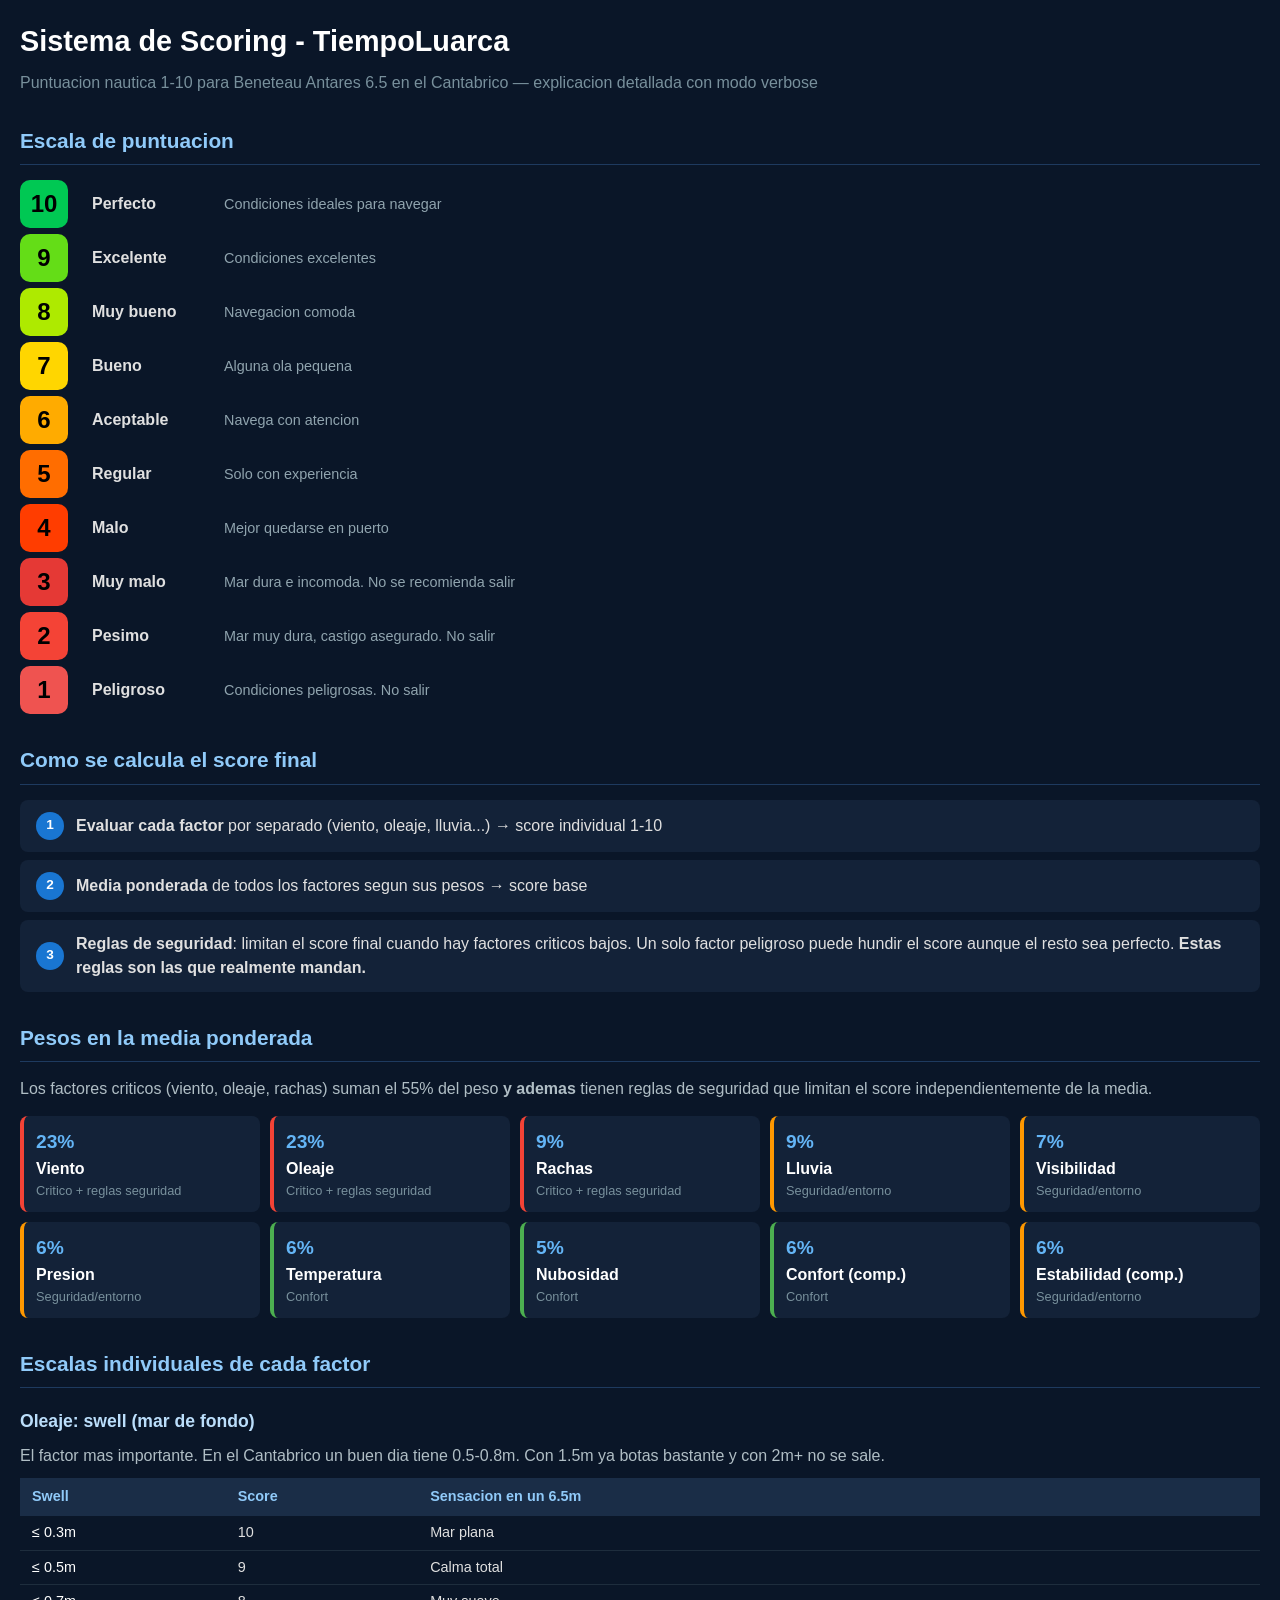
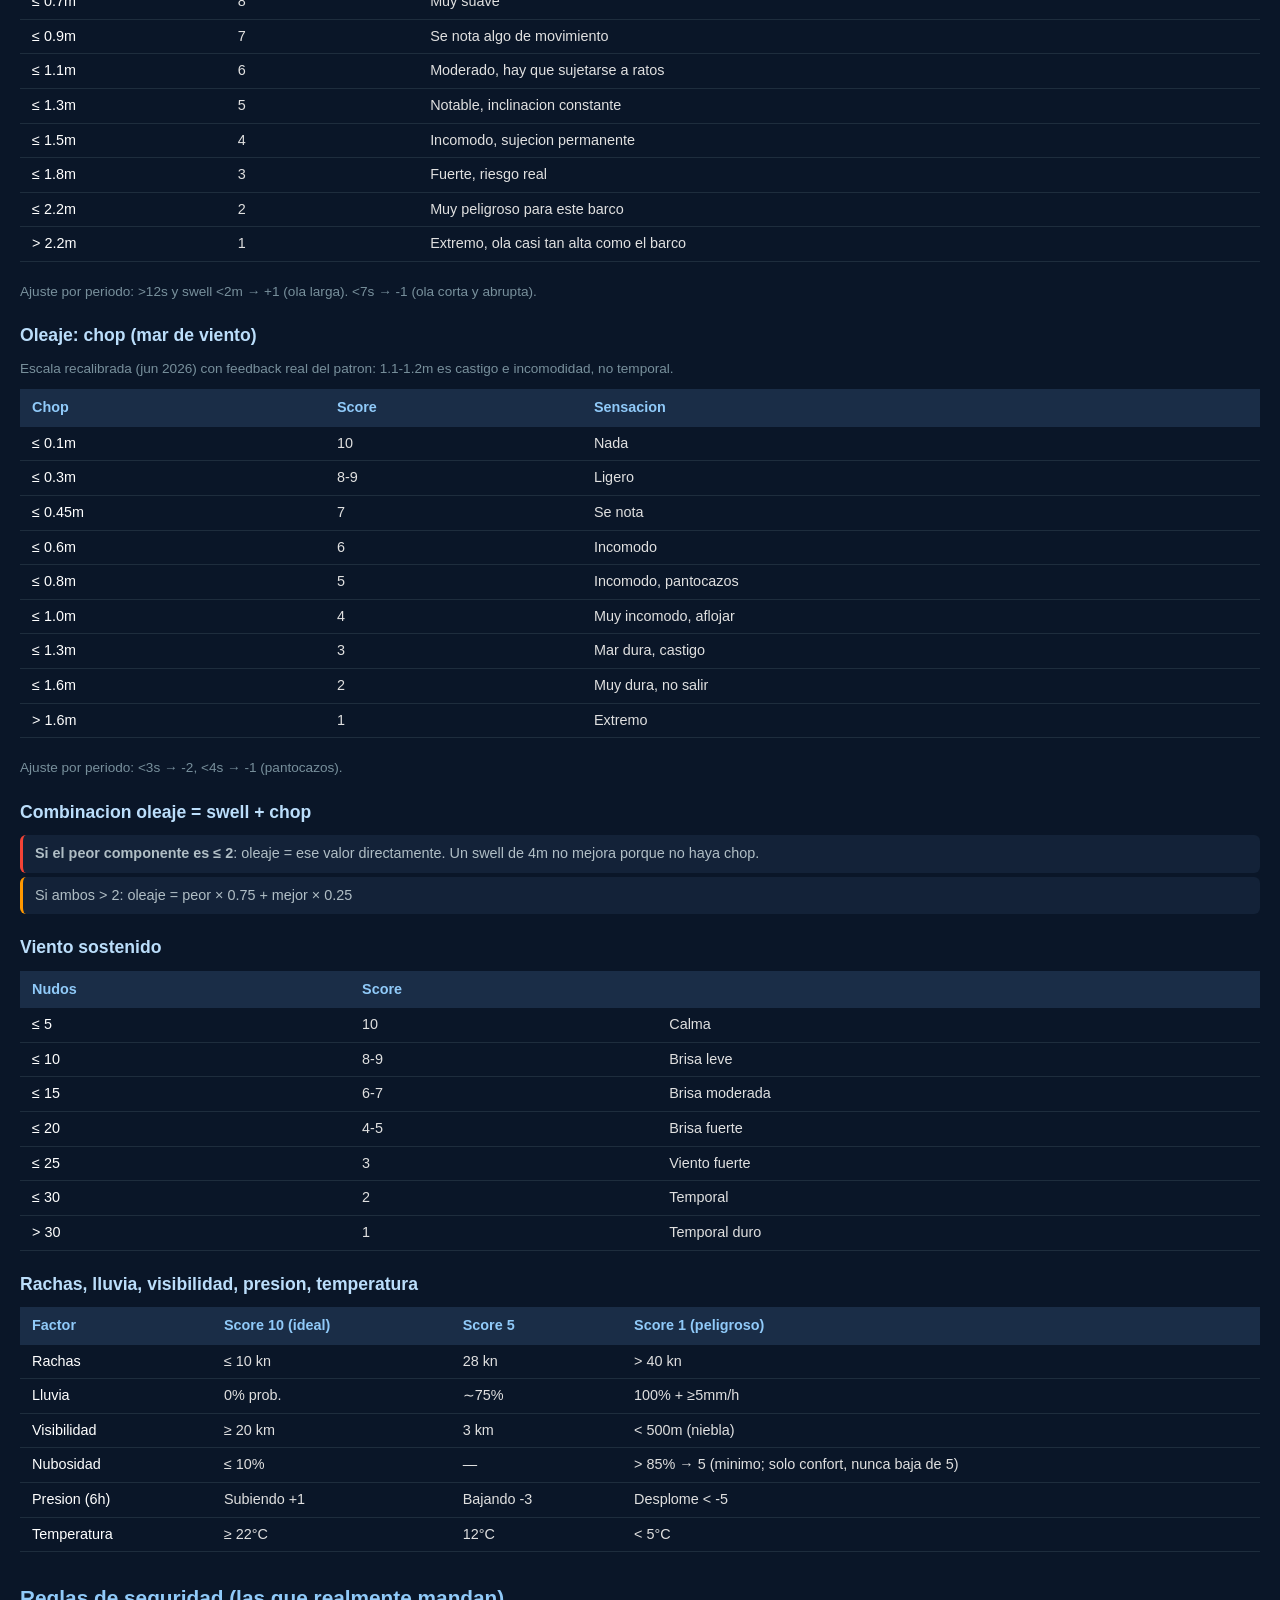
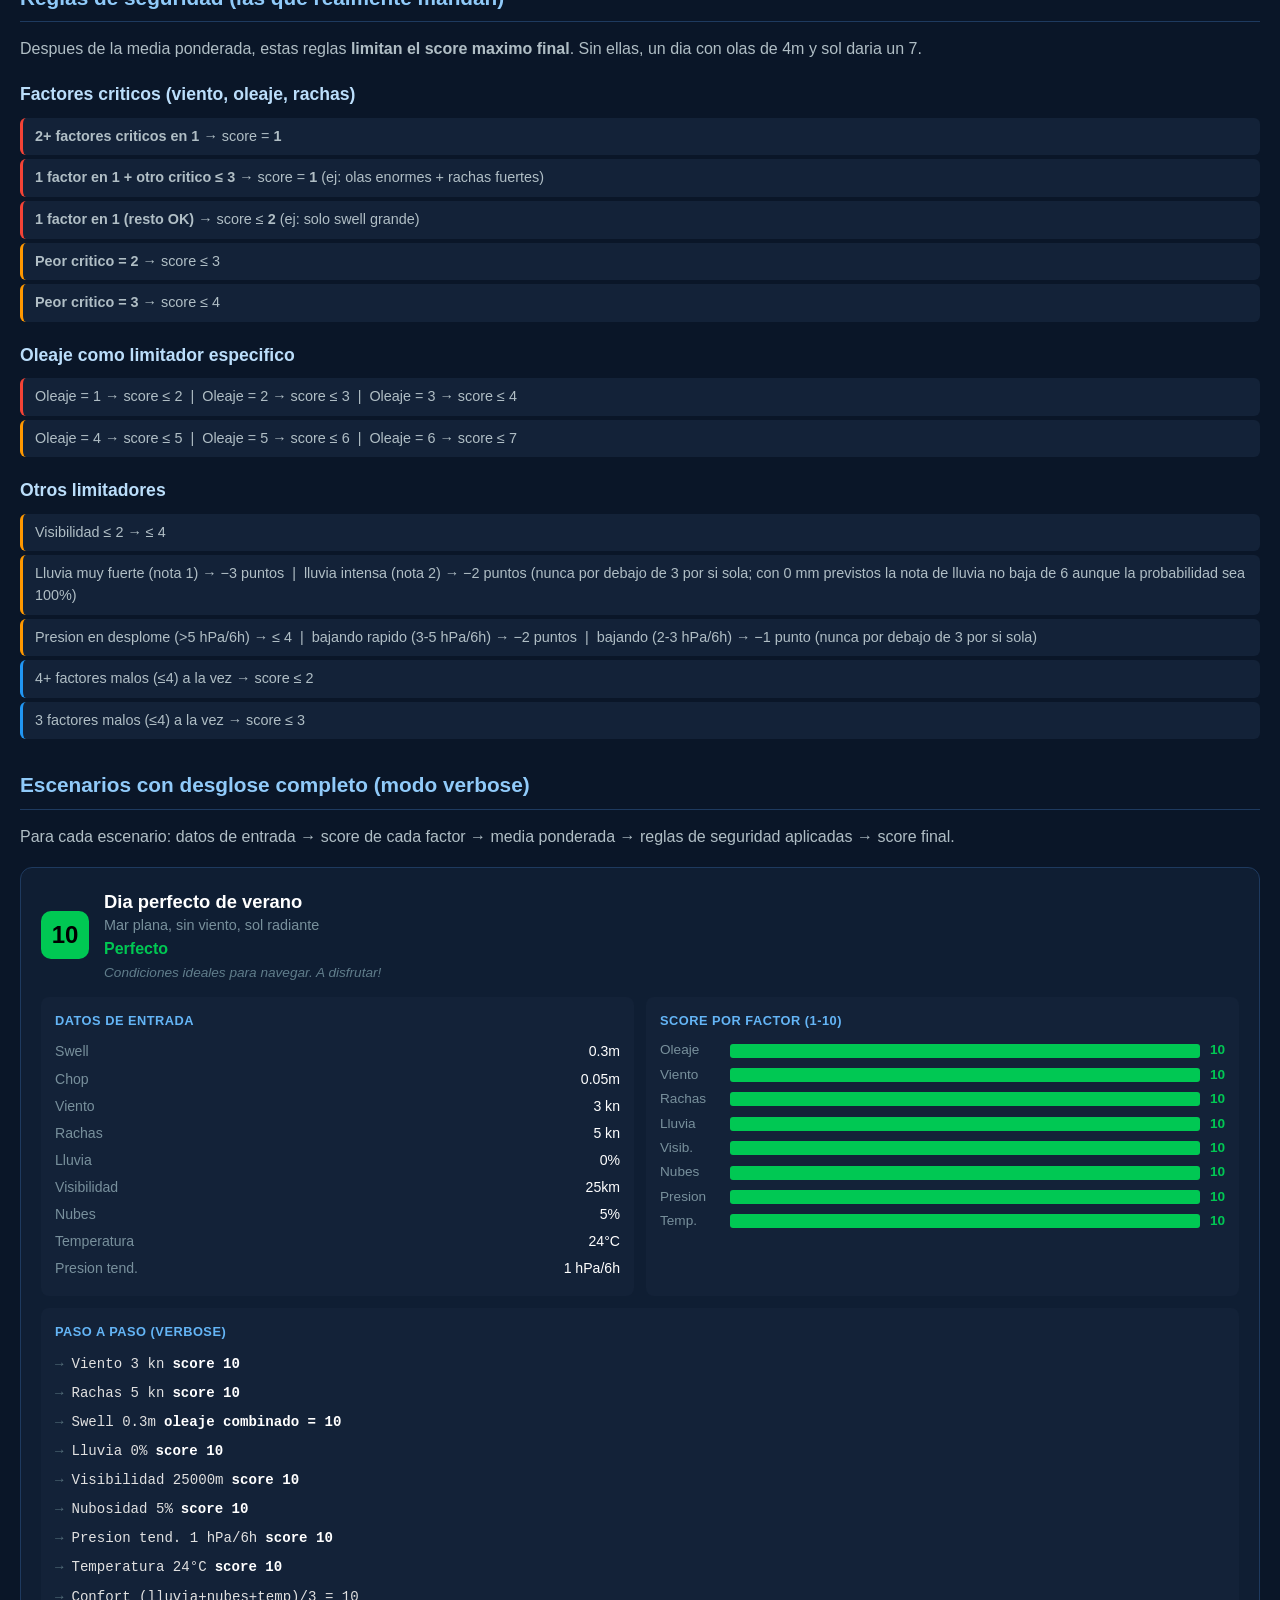
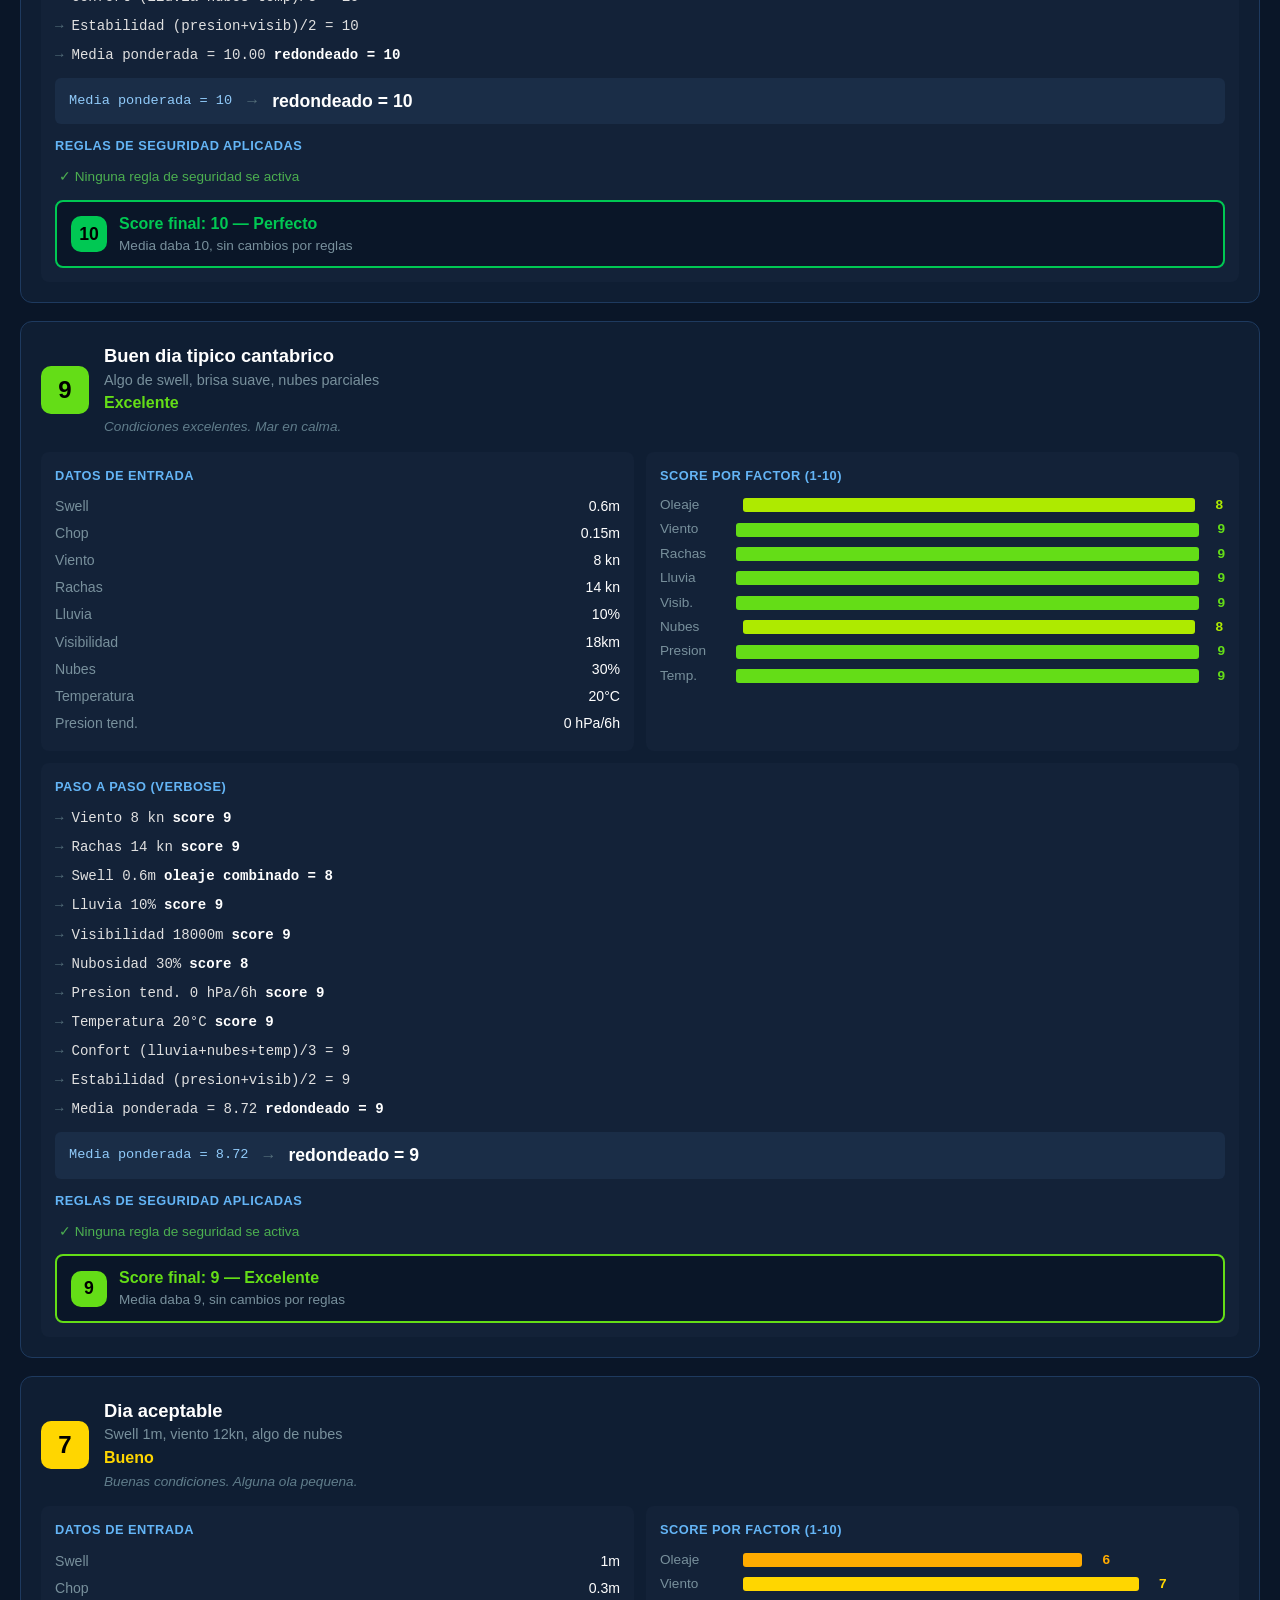
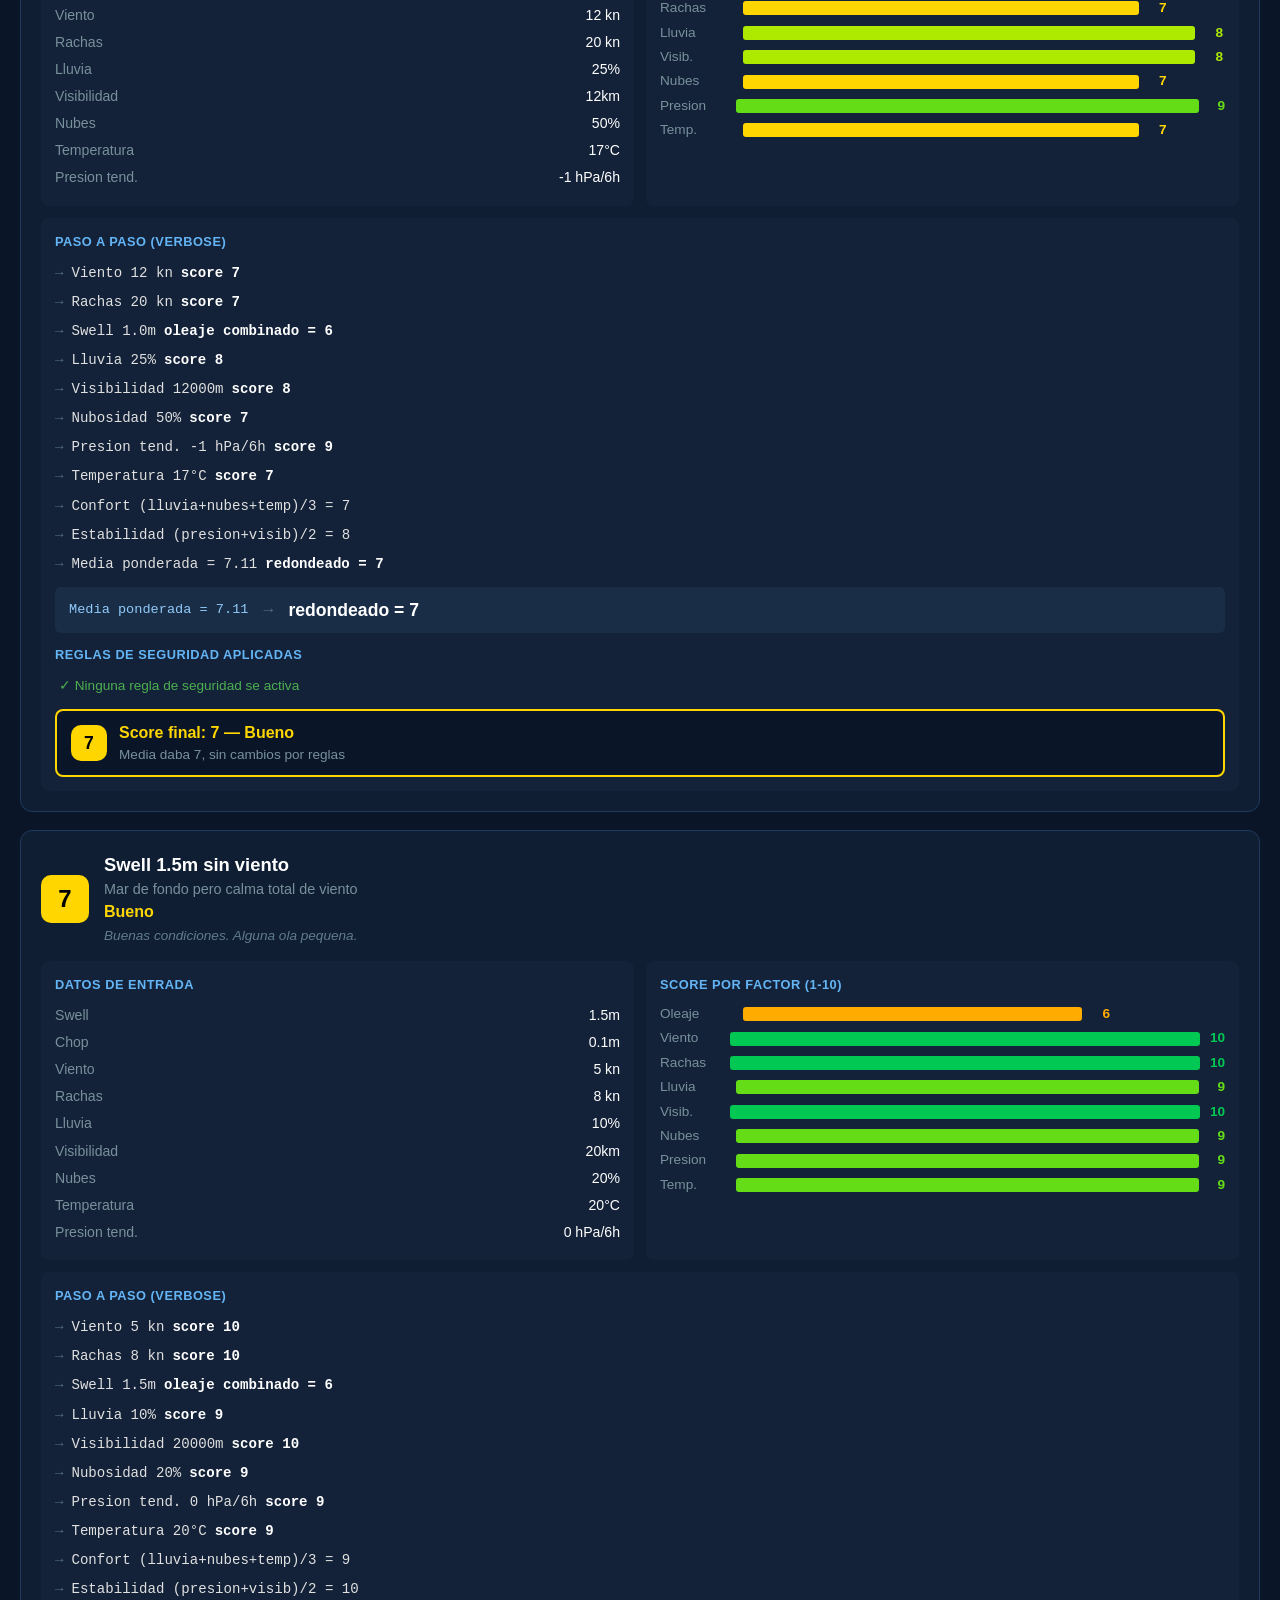
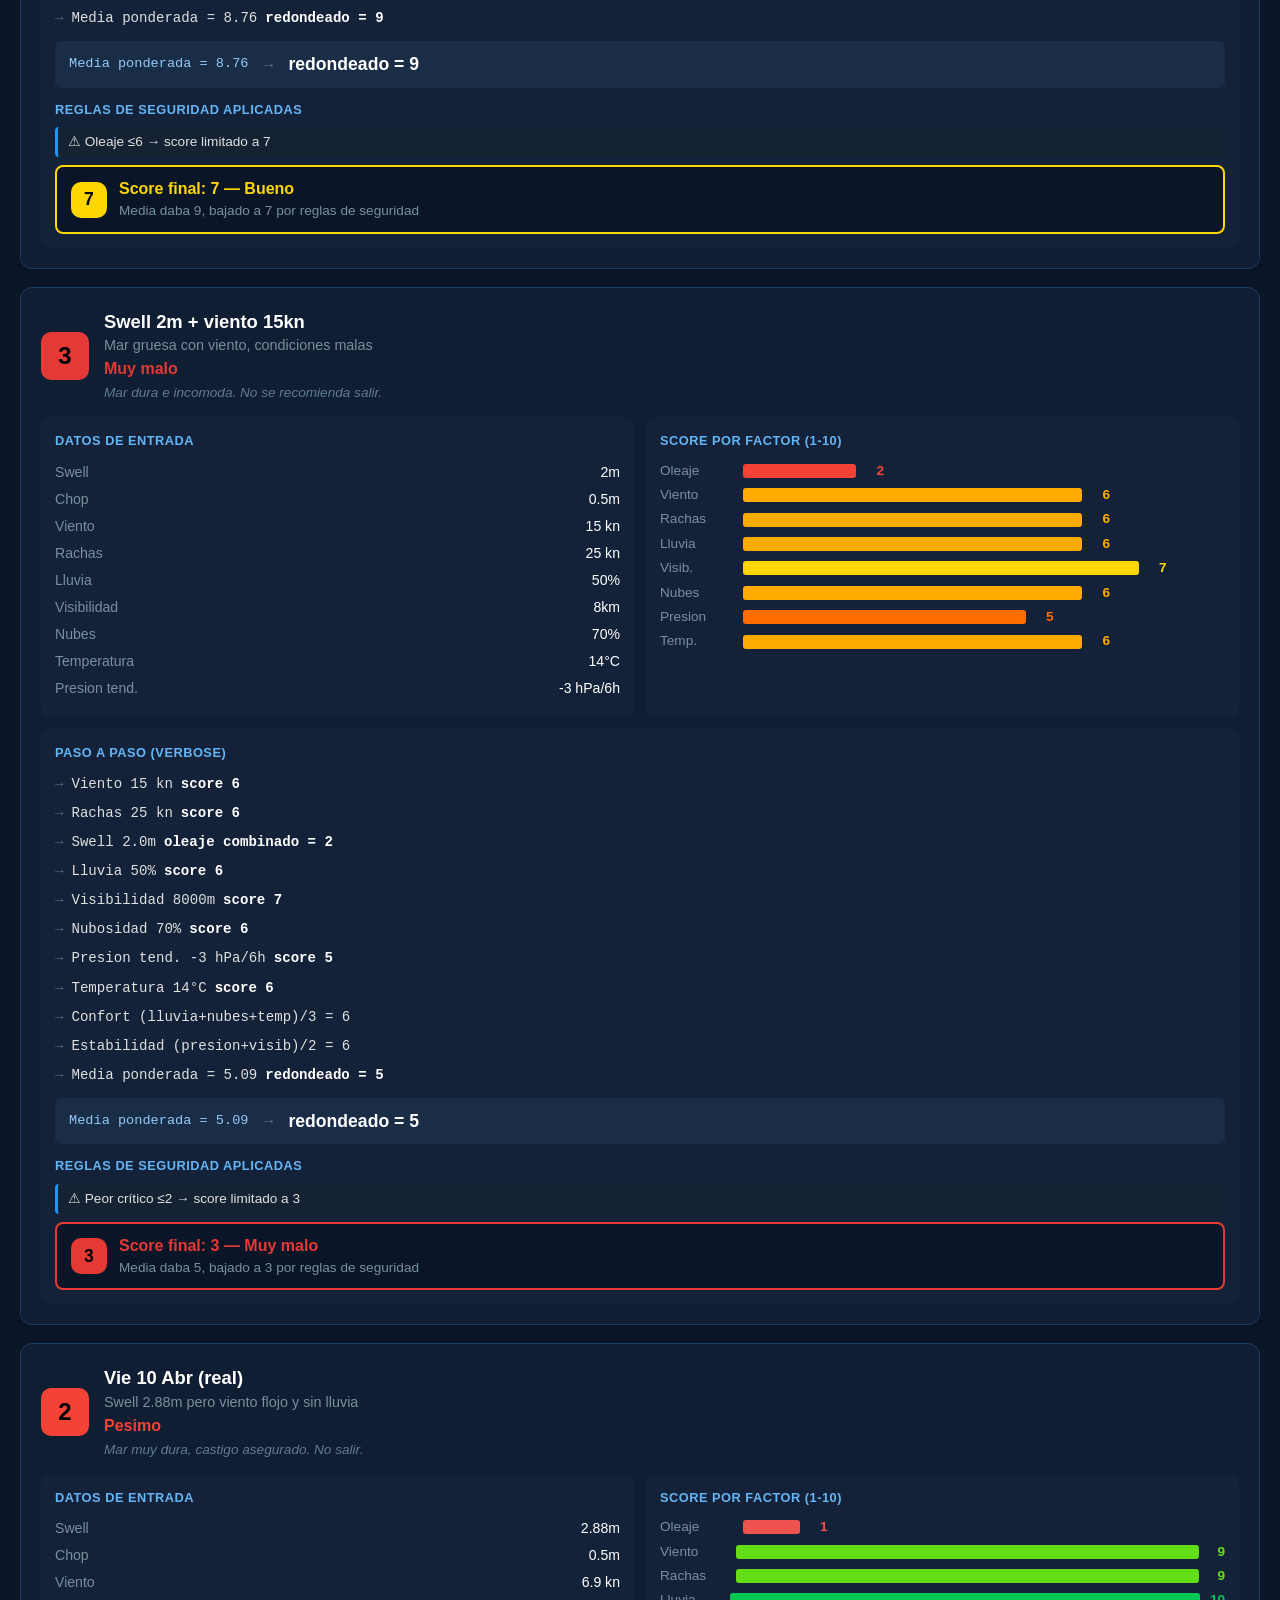
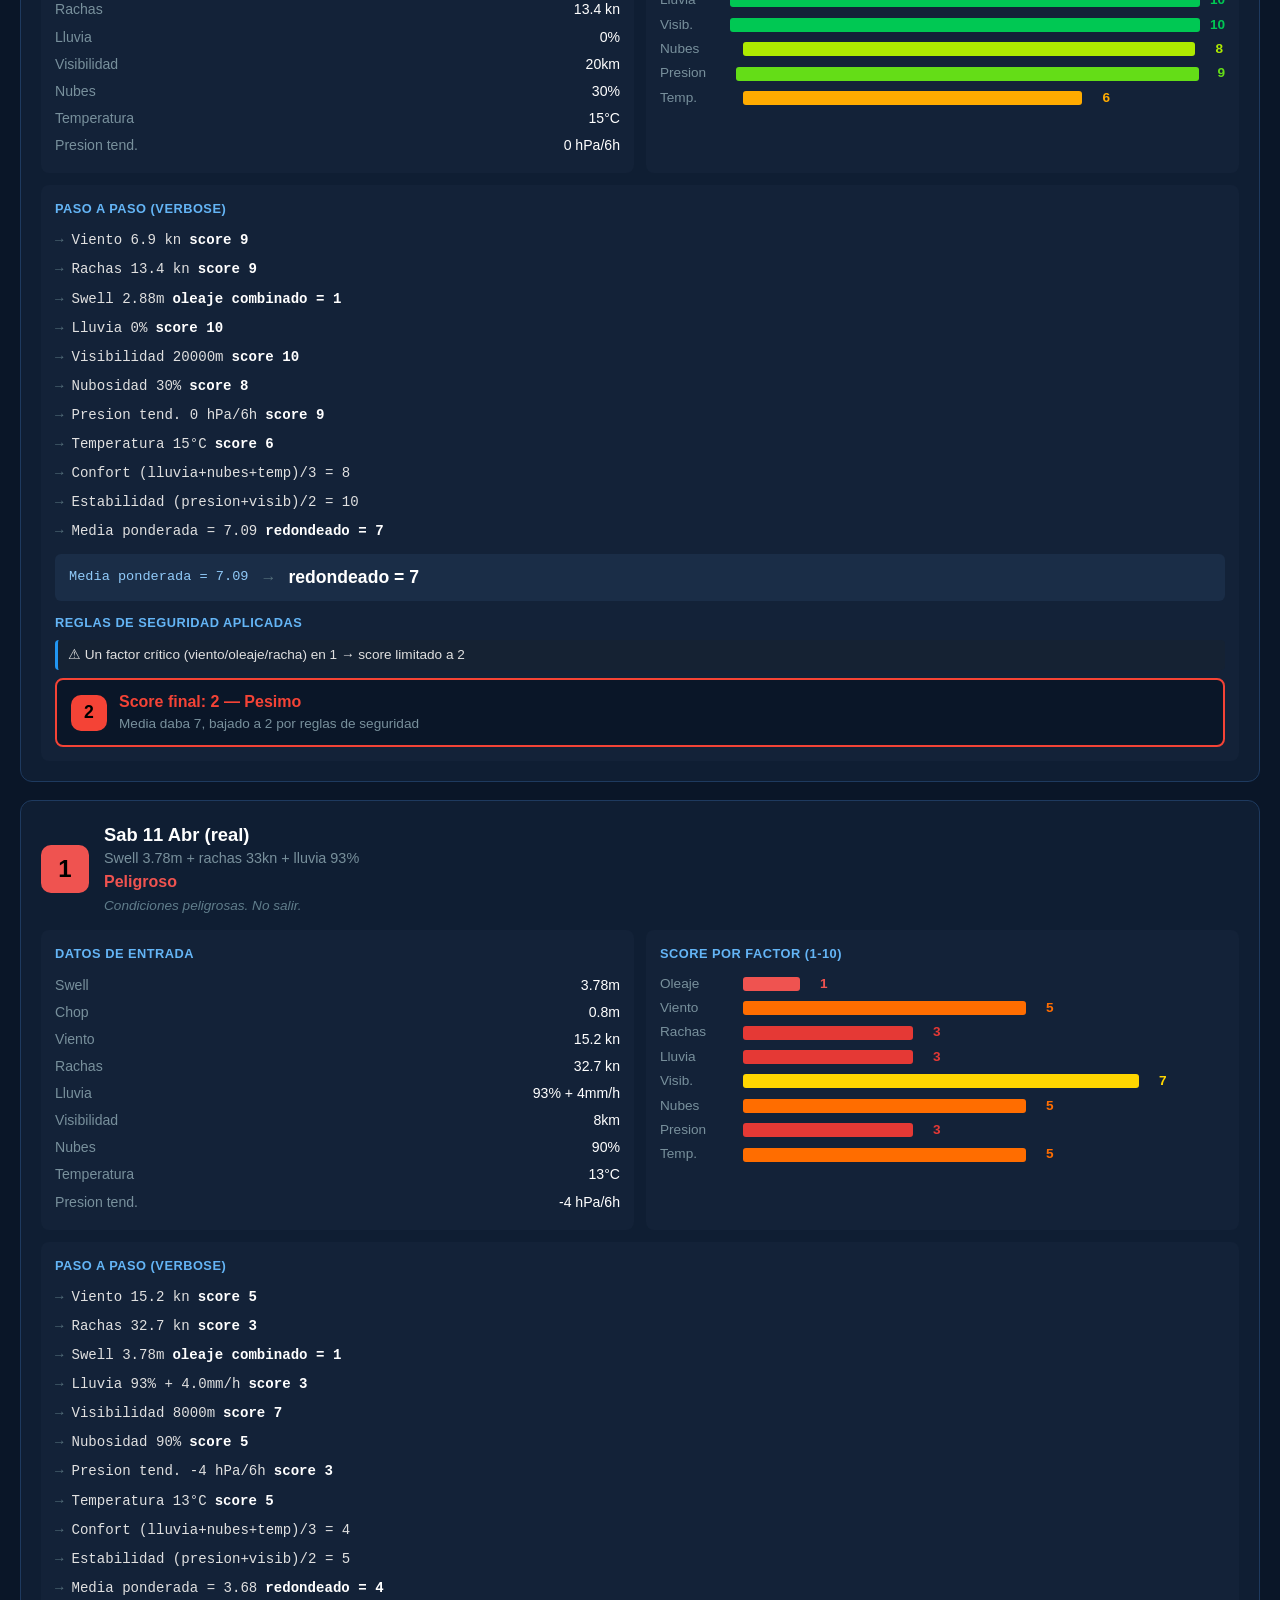
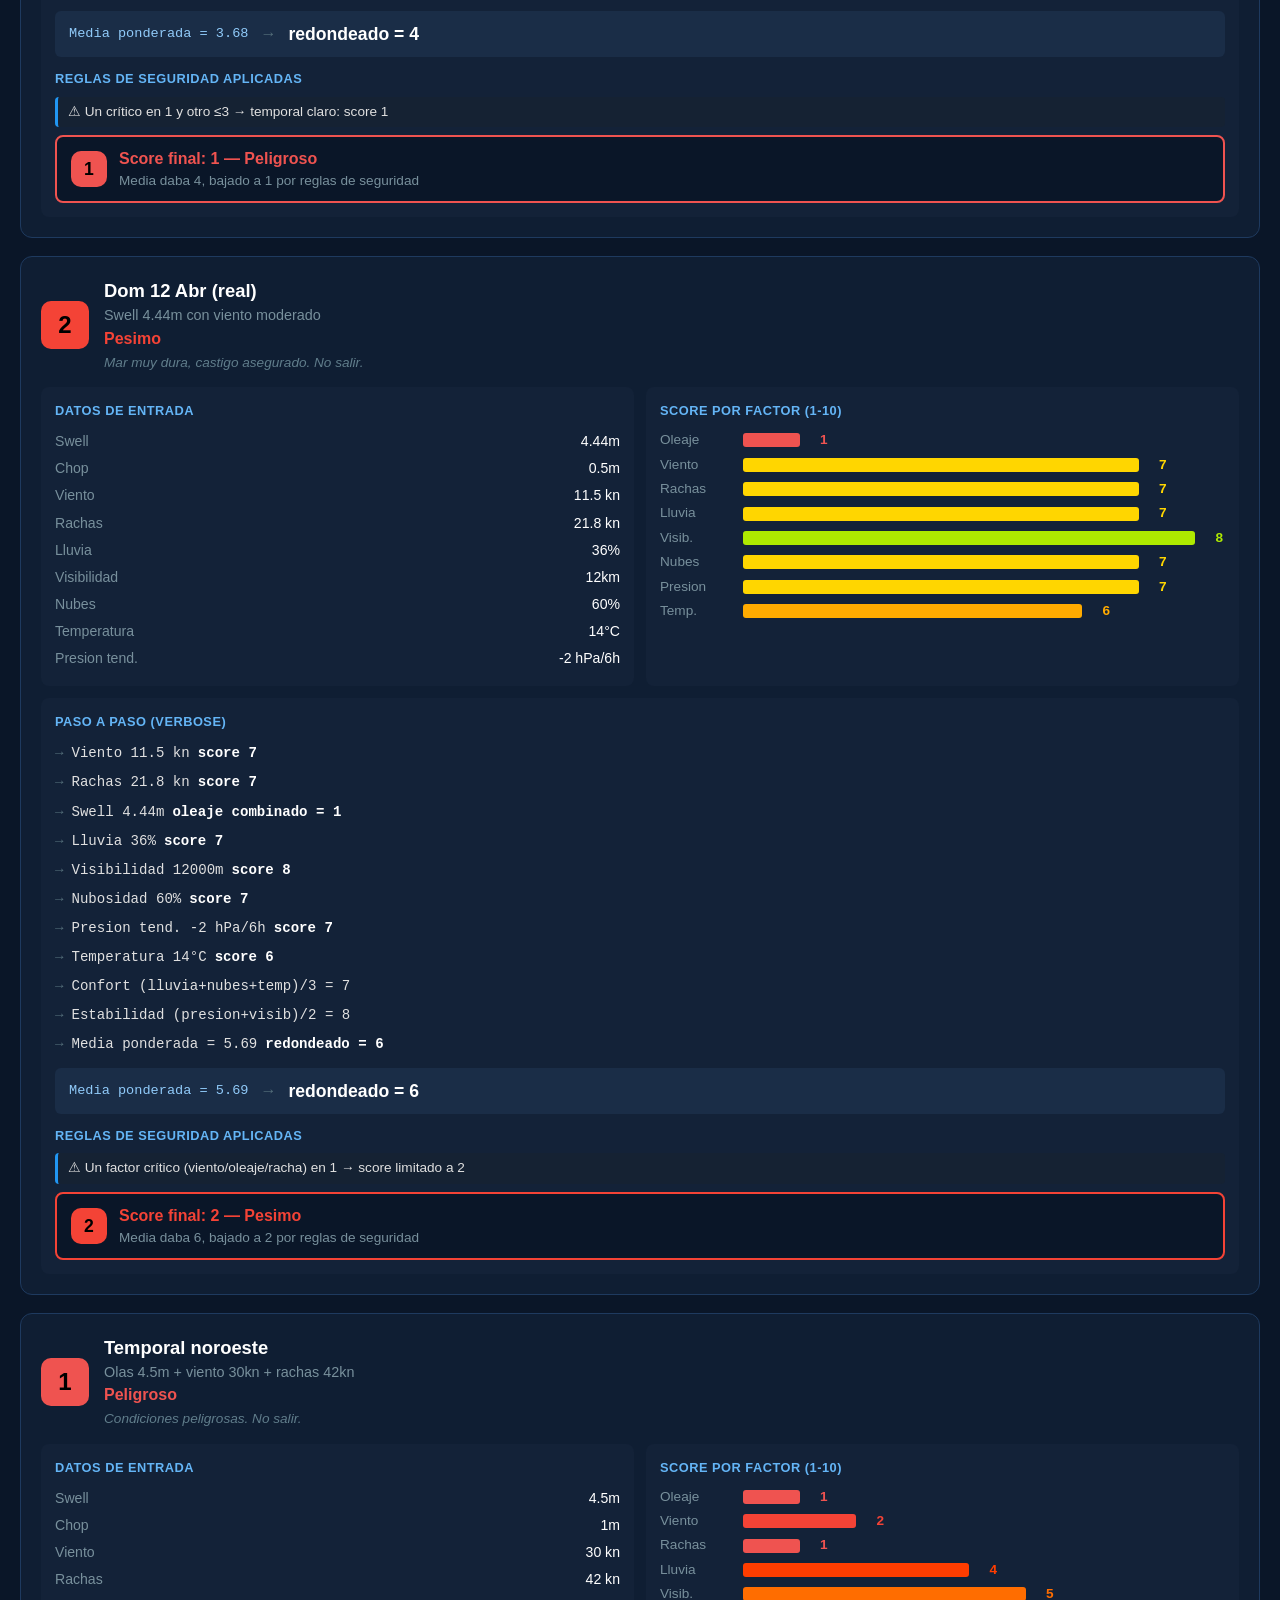
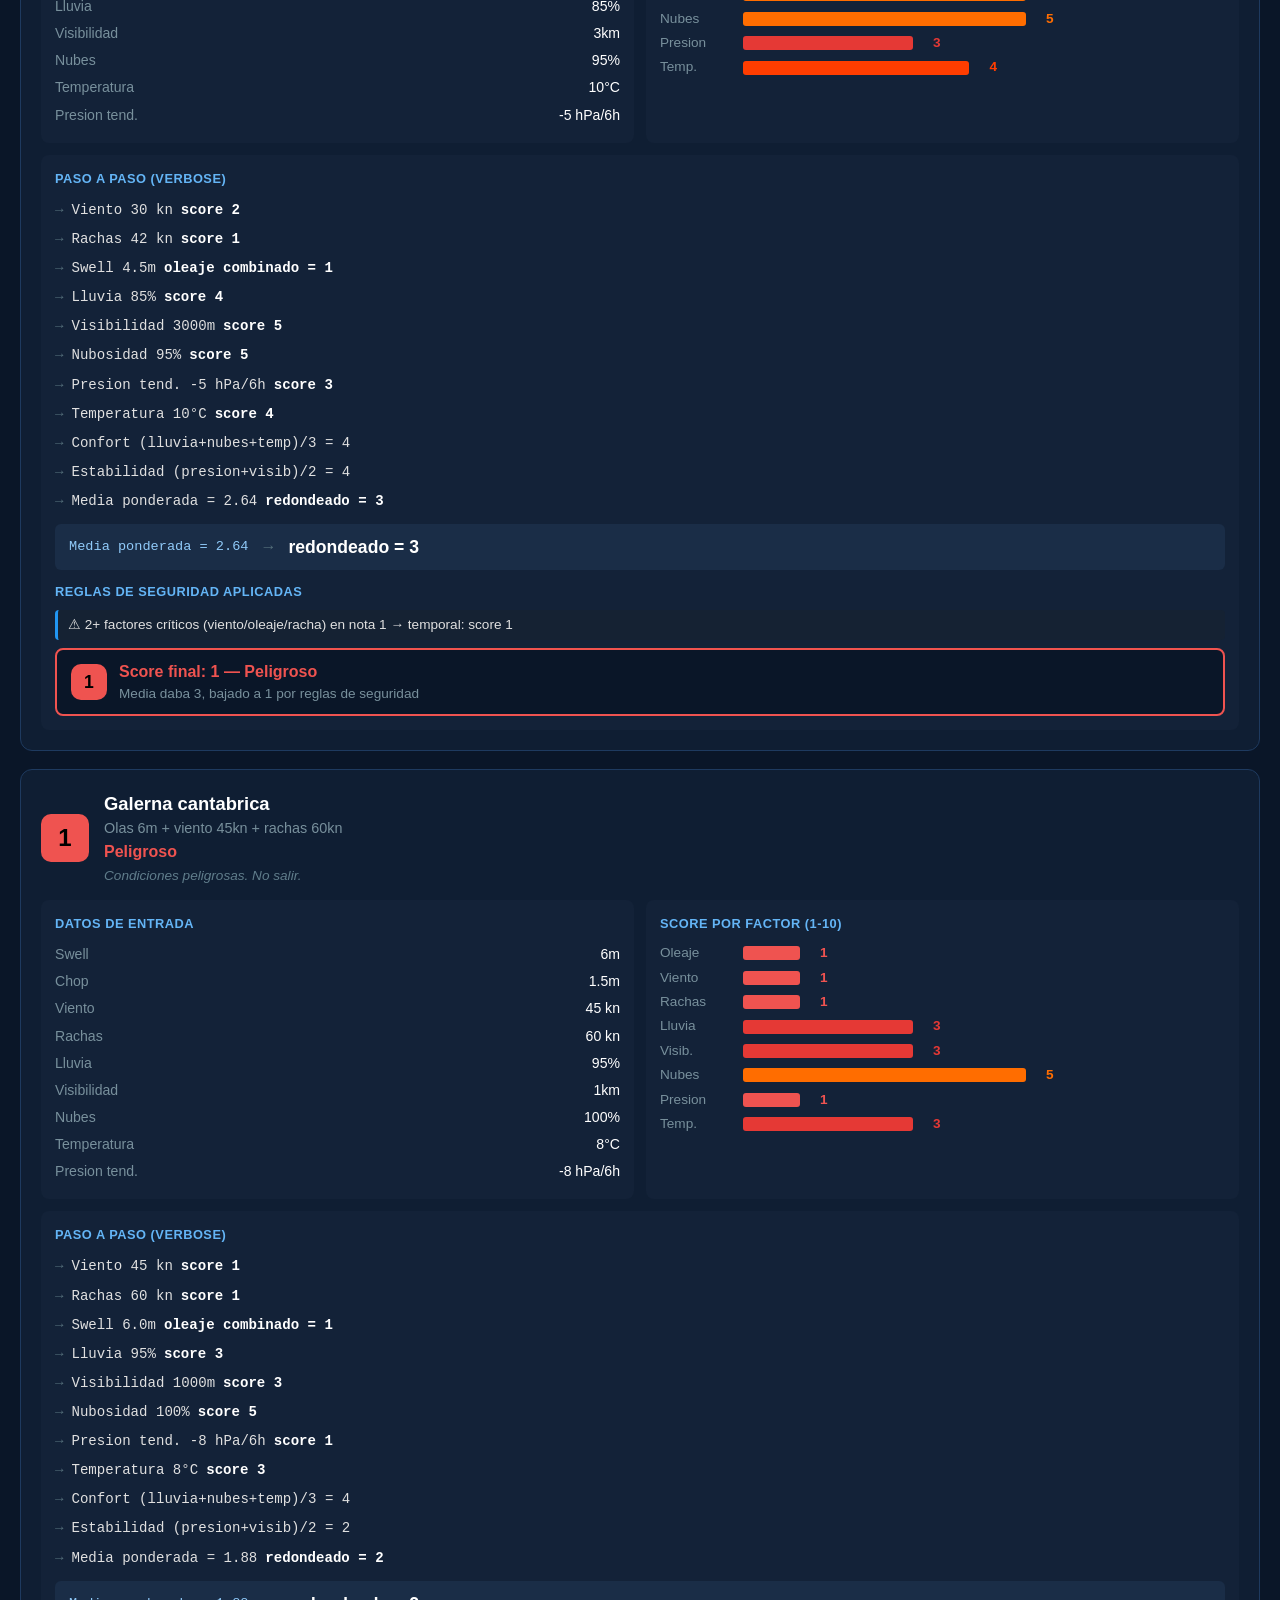
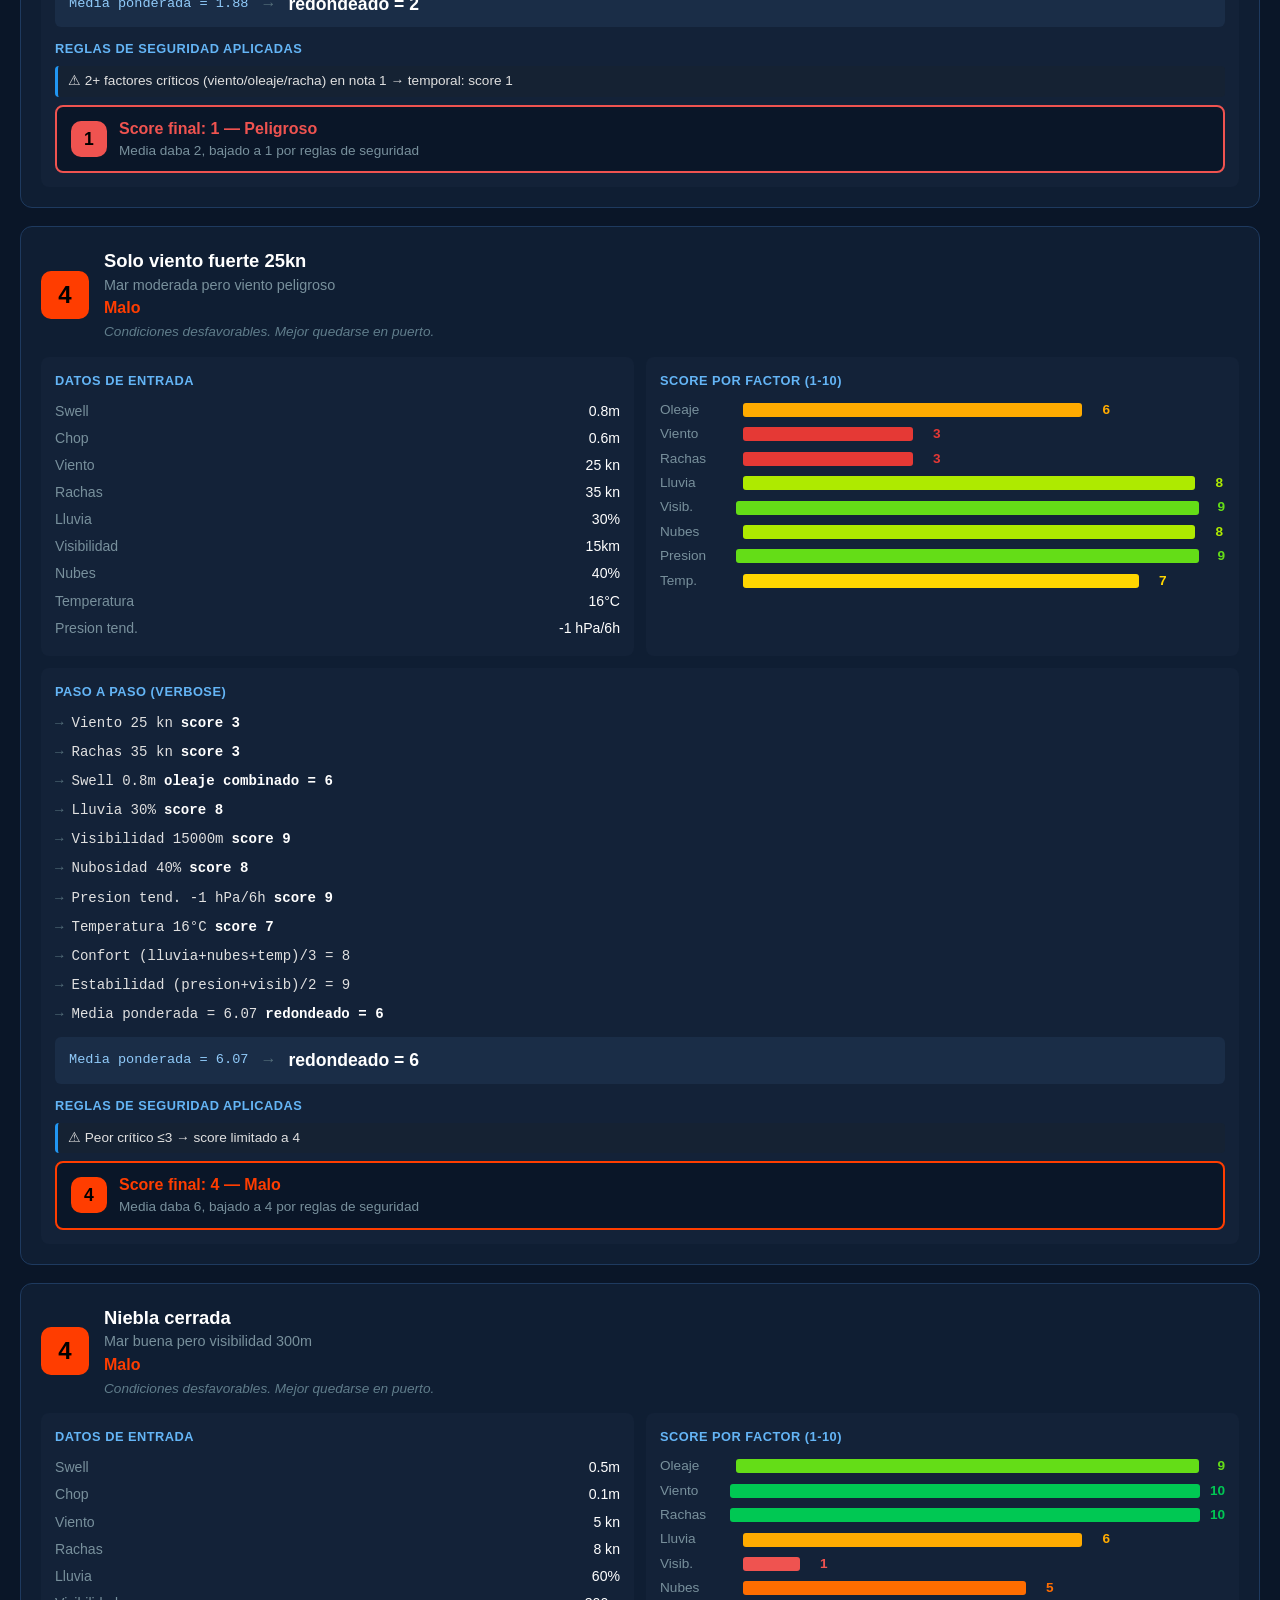
<file: scoring_explicado.html>
<!DOCTYPE html>
<html lang="es">
<head>
<meta charset="UTF-8">
<meta name="viewport" content="width=device-width, initial-scale=1.0">
<title>Scoring TiempoLuarca - Explicacion detallada</title>
<style>
  * { margin: 0; padding: 0; box-sizing: border-box; }
  body { font-family: -apple-system, BlinkMacSystemFont, 'Segoe UI', sans-serif; background: #0a1628; color: #e0e0e0; padding: 20px; max-width: 1400px; margin: 0 auto; line-height: 1.5; }
  h1 { color: #fff; margin-bottom: 8px; font-size: 1.8em; }
  h2 { color: #90caf9; margin: 30px 0 15px; font-size: 1.3em; border-bottom: 1px solid #1e3a5f; padding-bottom: 8px; }
  h3 { color: #bbdefb; margin: 20px 0 10px; font-size: 1.1em; }
  .subtitle { color: #78909c; margin-bottom: 25px; }
  p, li { margin: 5px 0; color: #b0bec5; }

  .score-badge { display: inline-flex; align-items: center; justify-content: center; width: 48px; height: 48px; border-radius: 10px; font-size: 1.5em; font-weight: 700; color: #000; flex-shrink: 0; }

  .scale-grid { display: grid; grid-template-columns: 60px 120px 1fr; gap: 6px 12px; align-items: center; margin: 15px 0; }

  .flow { display: flex; flex-direction: column; gap: 8px; margin: 15px 0; }
  .flow-step { background: #132238; border-radius: 8px; padding: 12px 16px; display: flex; align-items: center; gap: 12px; }
  .flow-step .num { background: #1976d2; color: #fff; width: 28px; height: 28px; border-radius: 50%; display: flex; align-items: center; justify-content: center; font-weight: 700; font-size: 0.85em; flex-shrink: 0; }

  .weights-grid { display: grid; grid-template-columns: repeat(auto-fill, minmax(200px, 1fr)); gap: 10px; margin: 15px 0; }
  .weight-card { background: #132238; border-radius: 8px; padding: 12px; }
  .weight-card .pct { color: #64b5f6; font-size: 1.2em; font-weight: 700; }
  .weight-card .name { font-weight: 600; color: #fff; }
  .weight-card.crit { border-left: 4px solid #f44336; }
  .weight-card.sec { border-left: 4px solid #ff9800; }
  .weight-card.comf { border-left: 4px solid #4caf50; }

  .factor-table { width: 100%; border-collapse: collapse; margin: 10px 0 20px; font-size: 0.9em; }
  .factor-table th { background: #1a2d47; color: #90caf9; padding: 8px 12px; text-align: left; }
  .factor-table td { padding: 6px 12px; border-bottom: 1px solid #1e2d3d; }
  .factor-table .range { color: #fff; font-weight: 500; }

  .rules-list { list-style: none; margin: 10px 0; }
  .rules-list li { padding: 8px 12px; margin: 4px 0; background: #132238; border-radius: 6px; font-size: 0.9em; border-left: 3px solid #f44336; }
  .rules-list li.warn { border-left-color: #ff9800; }
  .rules-list li.info { border-left-color: #2196f3; }

  /* ── Scenarios ── */
  .scenario { background: #0f1e33; border-radius: 12px; padding: 20px; margin: 18px 0; border: 1px solid #1e3a5f; }
  .sc-header { display: flex; align-items: center; gap: 15px; margin-bottom: 5px; }
  .sc-name { font-size: 1.15em; font-weight: 700; color: #fff; }
  .sc-desc { color: #78909c; font-size: 0.9em; }
  .sc-label { font-weight: 600; }
  .sc-rec { color: #607d8b; font-size: 0.85em; margin-top: 2px; font-style: italic; }

  .sc-body { display: grid; grid-template-columns: 1fr 1fr; gap: 12px; margin-top: 14px; }
  .sc-panel { background: #132238; border-radius: 8px; padding: 14px; }
  .sc-panel h4 { color: #64b5f6; font-size: 0.8em; text-transform: uppercase; letter-spacing: 0.5px; margin-bottom: 8px; }

  .sc-verbose { grid-column: 1 / -1; }

  .step-line { display: flex; gap: 8px; padding: 4px 0; font-size: 0.88em; font-family: 'SF Mono', 'Fira Code', monospace; }
  .step-line .arrow { color: #546e7a; }
  .step-result { color: #fff; font-weight: 600; }

  .safety-line { display: flex; align-items: center; gap: 8px; padding: 5px 10px; margin: 3px 0; border-radius: 4px; font-size: 0.85em; }
  .safety-line.red { background: #2d1515; border-left: 3px solid #f44336; }
  .safety-line.orange { background: #2d2215; border-left: 3px solid #ff9800; }
  .safety-line.blue { background: #152233; border-left: 3px solid #2196f3; }

  .weighted-box { background: #1a2d47; border-radius: 6px; padding: 10px 14px; margin: 8px 0; display: flex; align-items: center; gap: 12px; }
  .weighted-box .calc { font-family: 'SF Mono', monospace; font-size: 0.85em; color: #90caf9; }
  .weighted-box .result { font-size: 1.1em; font-weight: 700; color: #fff; }

  .final-box { background: #0a1628; border: 2px solid; border-radius: 8px; padding: 10px 14px; margin-top: 8px; display: flex; align-items: center; gap: 12px; }
  .final-box .text { font-weight: 600; }

  .bar-wrap { display: flex; align-items: center; gap: 8px; padding: 2px 0; }
  .bar-label { width: 75px; font-size: 0.85em; color: #78909c; }
  .bar { height: 14px; border-radius: 3px; min-width: 4px; }
  .bar-val { font-size: 0.85em; font-weight: 600; width: 20px; text-align: right; }

  .detail-row { display: flex; justify-content: space-between; padding: 3px 0; font-size: 0.88em; }
  .detail-row .key { color: #78909c; }
  .detail-row .val { color: #fff; font-weight: 500; }

  @media (max-width: 700px) {
    .sc-body { grid-template-columns: 1fr; }
    .sc-verbose { grid-column: 1; }
    .weights-grid { grid-template-columns: 1fr 1fr; }
  }
</style>
</head>
<body>

<h1>Sistema de Scoring - TiempoLuarca</h1>
<p class="subtitle">Puntuacion nautica 1-10 para Beneteau Antares 6.5 en el Cantabrico &mdash; explicacion detallada con modo verbose</p>

<!-- ── ESCALA ── -->
<h2>Escala de puntuacion</h2>
<div class="scale-grid" id="scaleGrid"></div>

<!-- ── FLUJO ── -->
<h2>Como se calcula el score final</h2>
<div class="flow">
  <div class="flow-step"><div class="num">1</div><div><b>Evaluar cada factor</b> por separado (viento, oleaje, lluvia...) &rarr; score individual 1-10</div></div>
  <div class="flow-step"><div class="num">2</div><div><b>Media ponderada</b> de todos los factores segun sus pesos &rarr; score base</div></div>
  <div class="flow-step"><div class="num">3</div><div><b>Reglas de seguridad</b>: limitan el score final cuando hay factores criticos bajos. Un solo factor peligroso puede hundir el score aunque el resto sea perfecto. <b>Estas reglas son las que realmente mandan.</b></div></div>
</div>

<!-- ── PESOS ── -->
<h2>Pesos en la media ponderada</h2>
<p>Los factores criticos (viento, oleaje, rachas) suman el 55% del peso <b>y ademas</b> tienen reglas de seguridad que limitan el score independientemente de la media.</p>
<div class="weights-grid" id="weightsGrid"></div>

<!-- ── ESCALAS ── -->
<h2>Escalas individuales de cada factor</h2>

<h3>Oleaje: swell (mar de fondo)</h3>
<p>El factor mas importante. En el Cantabrico un buen dia tiene 0.5-0.8m. Con 1.5m ya botas bastante y con 2m+ no se sale.</p>
<table class="factor-table">
  <tr><th>Swell</th><th>Score</th><th>Sensacion en un 6.5m</th></tr>
  <tr><td class="range">&le; 0.3m</td><td>10</td><td>Mar plana</td></tr>
  <tr><td class="range">&le; 0.5m</td><td>9</td><td>Calma total</td></tr>
  <tr><td class="range">&le; 0.7m</td><td>8</td><td>Muy suave</td></tr>
  <tr><td class="range">&le; 0.9m</td><td>7</td><td>Se nota algo de movimiento</td></tr>
  <tr><td class="range">&le; 1.1m</td><td>6</td><td>Moderado, hay que sujetarse a ratos</td></tr>
  <tr><td class="range">&le; 1.3m</td><td>5</td><td>Notable, inclinacion constante</td></tr>
  <tr><td class="range">&le; 1.5m</td><td>4</td><td>Incomodo, sujecion permanente</td></tr>
  <tr><td class="range">&le; 1.8m</td><td>3</td><td>Fuerte, riesgo real</td></tr>
  <tr><td class="range">&le; 2.2m</td><td>2</td><td>Muy peligroso para este barco</td></tr>
  <tr><td class="range">&gt; 2.2m</td><td>1</td><td>Extremo, ola casi tan alta como el barco</td></tr>
</table>
<p style="color:#78909c;font-size:0.85em">Ajuste por periodo: &gt;12s y swell &lt;2m &rarr; +1 (ola larga). &lt;7s &rarr; -1 (ola corta y abrupta).</p>

<h3>Oleaje: chop (mar de viento)</h3>
<p style="color:#78909c;font-size:0.85em">Escala recalibrada (jun 2026) con feedback real del patron: 1.1-1.2m es castigo e incomodidad, no temporal.</p>
<table class="factor-table">
  <tr><th>Chop</th><th>Score</th><th>Sensacion</th></tr>
  <tr><td class="range">&le; 0.1m</td><td>10</td><td>Nada</td></tr>
  <tr><td class="range">&le; 0.3m</td><td>8-9</td><td>Ligero</td></tr>
  <tr><td class="range">&le; 0.45m</td><td>7</td><td>Se nota</td></tr>
  <tr><td class="range">&le; 0.6m</td><td>6</td><td>Incomodo</td></tr>
  <tr><td class="range">&le; 0.8m</td><td>5</td><td>Incomodo, pantocazos</td></tr>
  <tr><td class="range">&le; 1.0m</td><td>4</td><td>Muy incomodo, aflojar</td></tr>
  <tr><td class="range">&le; 1.3m</td><td>3</td><td>Mar dura, castigo</td></tr>
  <tr><td class="range">&le; 1.6m</td><td>2</td><td>Muy dura, no salir</td></tr>
  <tr><td class="range">&gt; 1.6m</td><td>1</td><td>Extremo</td></tr>
</table>
<p style="color:#78909c;font-size:0.85em">Ajuste por periodo: &lt;3s &rarr; -2, &lt;4s &rarr; -1 (pantocazos).</p>

<h3>Combinacion oleaje = swell + chop</h3>
<ul class="rules-list">
  <li><b>Si el peor componente es &le; 2</b>: oleaje = ese valor directamente. Un swell de 4m no mejora porque no haya chop.</li>
  <li class="warn">Si ambos &gt; 2: oleaje = peor &times; 0.75 + mejor &times; 0.25</li>
</ul>

<h3>Viento sostenido</h3>
<table class="factor-table">
  <tr><th>Nudos</th><th>Score</th><th></th></tr>
  <tr><td class="range">&le; 5</td><td>10</td><td>Calma</td></tr>
  <tr><td class="range">&le; 10</td><td>8-9</td><td>Brisa leve</td></tr>
  <tr><td class="range">&le; 15</td><td>6-7</td><td>Brisa moderada</td></tr>
  <tr><td class="range">&le; 20</td><td>4-5</td><td>Brisa fuerte</td></tr>
  <tr><td class="range">&le; 25</td><td>3</td><td>Viento fuerte</td></tr>
  <tr><td class="range">&le; 30</td><td>2</td><td>Temporal</td></tr>
  <tr><td class="range">&gt; 30</td><td>1</td><td>Temporal duro</td></tr>
</table>

<h3>Rachas, lluvia, visibilidad, presion, temperatura</h3>
<table class="factor-table">
  <tr><th>Factor</th><th>Score 10 (ideal)</th><th>Score 5</th><th>Score 1 (peligroso)</th></tr>
  <tr><td class="range">Rachas</td><td>&le; 10 kn</td><td>28 kn</td><td>&gt; 40 kn</td></tr>
  <tr><td class="range">Lluvia</td><td>0% prob.</td><td>&sim;75%</td><td>100% + &ge;5mm/h</td></tr>
  <tr><td class="range">Visibilidad</td><td>&ge; 20 km</td><td>3 km</td><td>&lt; 500m (niebla)</td></tr>
  <tr><td class="range">Nubosidad</td><td>&le; 10%</td><td>&mdash;</td><td>&gt; 85% &rarr; 5 (minimo; solo confort, nunca baja de 5)</td></tr>
  <tr><td class="range">Presion (6h)</td><td>Subiendo +1</td><td>Bajando -3</td><td>Desplome &lt; -5</td></tr>
  <tr><td class="range">Temperatura</td><td>&ge; 22°C</td><td>12°C</td><td>&lt; 5°C</td></tr>
</table>

<!-- ── REGLAS SEGURIDAD ── -->
<h2>Reglas de seguridad (las que realmente mandan)</h2>
<p>Despues de la media ponderada, estas reglas <b>limitan el score maximo final</b>. Sin ellas, un dia con olas de 4m y sol daria un 7.</p>

<h3>Factores criticos (viento, oleaje, rachas)</h3>
<ul class="rules-list">
  <li><b>2+ factores criticos en 1</b> &rarr; score = <b>1</b></li>
  <li><b>1 factor en 1 + otro critico &le; 3</b> &rarr; score = <b>1</b> (ej: olas enormes + rachas fuertes)</li>
  <li><b>1 factor en 1 (resto OK)</b> &rarr; score &le; <b>2</b> (ej: solo swell grande)</li>
  <li class="warn"><b>Peor critico = 2</b> &rarr; score &le; 3</li>
  <li class="warn"><b>Peor critico = 3</b> &rarr; score &le; 4</li>
</ul>

<h3>Oleaje como limitador especifico</h3>
<ul class="rules-list">
  <li>Oleaje = 1 &rarr; score &le; 2 &nbsp;|&nbsp; Oleaje = 2 &rarr; score &le; 3 &nbsp;|&nbsp; Oleaje = 3 &rarr; score &le; 4</li>
  <li class="warn">Oleaje = 4 &rarr; score &le; 5 &nbsp;|&nbsp; Oleaje = 5 &rarr; score &le; 6 &nbsp;|&nbsp; Oleaje = 6 &rarr; score &le; 7</li>
</ul>

<h3>Otros limitadores</h3>
<ul class="rules-list">
  <li class="warn">Visibilidad &le; 2 &rarr; &le; 4</li>
  <li class="warn">Lluvia muy fuerte (nota 1) &rarr; &minus;3 puntos &nbsp;|&nbsp; lluvia intensa (nota 2) &rarr; &minus;2 puntos (nunca por debajo de 3 por si sola; con 0 mm previstos la nota de lluvia no baja de 6 aunque la probabilidad sea 100%)</li>
  <li class="warn">Presion en desplome (&gt;5 hPa/6h) &rarr; &le; 4 &nbsp;|&nbsp; bajando rapido (3-5 hPa/6h) &rarr; &minus;2 puntos &nbsp;|&nbsp; bajando (2-3 hPa/6h) &rarr; &minus;1 punto (nunca por debajo de 3 por si sola)</li>
  <li class="info">4+ factores malos (&le;4) a la vez &rarr; score &le; 2</li>
  <li class="info">3 factores malos (&le;4) a la vez &rarr; score &le; 3</li>
</ul>

<!-- ── ESCENARIOS VERBOSE ── -->
<h2>Escenarios con desglose completo (modo verbose)</h2>
<p>Para cada escenario: datos de entrada &rarr; score de cada factor &rarr; media ponderada &rarr; reglas de seguridad aplicadas &rarr; score final.</p>
<div id="scenarios"></div>

<script>
const SCALE = [
  {s:10, l:"Perfecto",      c:"#00C853", r:"Condiciones ideales para navegar"},
  {s:9,  l:"Excelente",     c:"#64DD17", r:"Condiciones excelentes"},
  {s:8,  l:"Muy bueno",     c:"#AEEA00", r:"Navegacion comoda"},
  {s:7,  l:"Bueno",         c:"#FFD600", r:"Alguna ola pequena"},
  {s:6,  l:"Aceptable",     c:"#FFAB00", r:"Navega con atencion"},
  {s:5,  l:"Regular",       c:"#FF6D00", r:"Solo con experiencia"},
  {s:4,  l:"Malo",          c:"#FF3D00", r:"Mejor quedarse en puerto"},
  {s:3,  l:"Muy malo",      c:"#E53935", r:"Mar dura e incomoda. No se recomienda salir"},
  {s:2,  l:"Pesimo",        c:"#F44336", r:"Mar muy dura, castigo asegurado. No salir"},
  {s:1,  l:"Peligroso",     c:"#EF5350", r:"Condiciones peligrosas. No salir"},
];

function sc(v) { return SCALE.find(x => x.s === v) || {c:'#666',l:'?'}; }

// Scale grid
const sg = document.getElementById('scaleGrid');
SCALE.forEach(s => {
  sg.innerHTML += `<div class="score-badge" style="background:${s.c}">${s.s}</div><div style="font-weight:600">${s.l}</div><div style="color:#90a4ae;font-size:0.9em">${s.r}</div>`;
});

// Weights
const W = [
  {n:"Viento",pct:23,t:"crit"},{n:"Oleaje",pct:23,t:"crit"},{n:"Rachas",pct:9,t:"crit"},
  {n:"Lluvia",pct:9,t:"sec"},{n:"Visibilidad",pct:7,t:"sec"},{n:"Presion",pct:6,t:"sec"},
  {n:"Temperatura",pct:6,t:"comf"},{n:"Nubosidad",pct:5,t:"comf"},
  {n:"Confort (comp.)",pct:6,t:"comf"},{n:"Estabilidad (comp.)",pct:6,t:"sec"},
];
const wg = document.getElementById('weightsGrid');
W.forEach(w => {
  const label = w.t==='crit'?'Critico + reglas seguridad':w.t==='sec'?'Seguridad/entorno':'Confort';
  wg.innerHTML += `<div class="weight-card ${w.t}"><div class="pct">${w.pct}%</div><div class="name">${w.n}</div><div style="color:#78909c;font-size:0.8em">${label}</div></div>`;
});

// Scenarios data (generated from actual scoring engine)
const DATA = [{"name": "Dia perfecto de verano", "desc": "Mar plana, sin viento, sol radiante", "inputs": {"viento_nudos": 3, "racha_nudos": 5, "swell_altura": 0.3, "swell_periodo": 12, "viento_ola_altura": 0.05, "viento_ola_periodo": 6, "prob_precipitacion": 0, "visibilidad_m": 25000, "nubosidad": 5, "temperatura": 24, "presion_trend_6h": 1}, "score": 10, "label": "Perfecto", "color": "#00C853", "rec": "Condiciones ideales para navegar. A disfrutar!", "scores": {"viento": 10, "oleaje": 10, "lluvia": 10, "visibilidad": 10, "nubosidad": 10, "presion": 10, "racha": 10, "temperatura": 10}, "weighted": 10.0, "weighted_round": 10, "steps": ["Viento 3 kn → score 10", "Rachas 5 kn → score 10", "Swell 0.3m → oleaje combinado = 10", "Lluvia 0% → score 10", "Visibilidad 25000m → score 10", "Nubosidad 5% → score 10", "Presion tend. 1 hPa/6h → score 10", "Temperatura 24°C → score 10", "Confort (lluvia+nubes+temp)/3 = 10", "Estabilidad (presion+visib)/2 = 10", "Media ponderada = 10.00 → redondeado = 10"], "safety": []}, {"name": "Buen dia tipico cantabrico", "desc": "Algo de swell, brisa suave, nubes parciales", "inputs": {"viento_nudos": 8, "racha_nudos": 14, "swell_altura": 0.6, "swell_periodo": 10, "viento_ola_altura": 0.15, "viento_ola_periodo": 5, "prob_precipitacion": 10, "visibilidad_m": 18000, "nubosidad": 30, "temperatura": 20, "presion_trend_6h": 0}, "score": 9, "label": "Excelente", "color": "#64DD17", "rec": "Condiciones excelentes. Mar en calma.", "scores": {"viento": 9, "oleaje": 8, "lluvia": 9, "visibilidad": 9, "nubosidad": 8, "presion": 9, "racha": 9, "temperatura": 9}, "weighted": 8.72, "weighted_round": 9, "steps": ["Viento 8 kn → score 9", "Rachas 14 kn → score 9", "Swell 0.6m → oleaje combinado = 8", "Lluvia 10% → score 9", "Visibilidad 18000m → score 9", "Nubosidad 30% → score 8", "Presion tend. 0 hPa/6h → score 9", "Temperatura 20°C → score 9", "Confort (lluvia+nubes+temp)/3 = 9", "Estabilidad (presion+visib)/2 = 9", "Media ponderada = 8.72 → redondeado = 9"], "safety": []}, {"name": "Dia aceptable", "desc": "Swell 1m, viento 12kn, algo de nubes", "inputs": {"viento_nudos": 12, "racha_nudos": 20, "swell_altura": 1.0, "swell_periodo": 9, "viento_ola_altura": 0.3, "viento_ola_periodo": 4, "prob_precipitacion": 25, "visibilidad_m": 12000, "nubosidad": 50, "temperatura": 17, "presion_trend_6h": -1}, "score": 7, "label": "Bueno", "color": "#FFD600", "rec": "Buenas condiciones. Alguna ola pequena.", "scores": {"viento": 7, "oleaje": 6, "lluvia": 8, "visibilidad": 8, "nubosidad": 7, "presion": 9, "racha": 7, "temperatura": 7}, "weighted": 7.11, "weighted_round": 7, "steps": ["Viento 12 kn → score 7", "Rachas 20 kn → score 7", "Swell 1.0m → oleaje combinado = 6", "Lluvia 25% → score 8", "Visibilidad 12000m → score 8", "Nubosidad 50% → score 7", "Presion tend. -1 hPa/6h → score 9", "Temperatura 17°C → score 7", "Confort (lluvia+nubes+temp)/3 = 7", "Estabilidad (presion+visib)/2 = 8", "Media ponderada = 7.11 → redondeado = 7"], "safety": []}, {"name": "Swell 1.5m sin viento", "desc": "Mar de fondo pero calma total de viento", "inputs": {"viento_nudos": 5, "racha_nudos": 8, "swell_altura": 1.5, "swell_periodo": 10, "viento_ola_altura": 0.1, "viento_ola_periodo": 5, "prob_precipitacion": 10, "visibilidad_m": 20000, "nubosidad": 20, "temperatura": 20, "presion_trend_6h": 0}, "score": 7, "label": "Bueno", "color": "#FFD600", "rec": "Buenas condiciones. Alguna ola pequena.", "scores": {"viento": 10, "oleaje": 6, "lluvia": 9, "visibilidad": 10, "nubosidad": 9, "presion": 9, "racha": 10, "temperatura": 9}, "weighted": 8.76, "weighted_round": 9, "steps": ["Viento 5 kn → score 10", "Rachas 8 kn → score 10", "Swell 1.5m → oleaje combinado = 6", "Lluvia 10% → score 9", "Visibilidad 20000m → score 10", "Nubosidad 20% → score 9", "Presion tend. 0 hPa/6h → score 9", "Temperatura 20°C → score 9", "Confort (lluvia+nubes+temp)/3 = 9", "Estabilidad (presion+visib)/2 = 10", "Media ponderada = 8.76 → redondeado = 9"], "safety": ["Oleaje ≤6 → score limitado a 7"]}, {"name": "Swell 2m + viento 15kn", "desc": "Mar gruesa con viento, condiciones malas", "inputs": {"viento_nudos": 15, "racha_nudos": 25, "swell_altura": 2.0, "swell_periodo": 9, "viento_ola_altura": 0.5, "viento_ola_periodo": 4, "prob_precipitacion": 50, "visibilidad_m": 8000, "nubosidad": 70, "temperatura": 14, "presion_trend_6h": -3}, "score": 3, "label": "Muy malo", "color": "#E53935", "rec": "Mar dura e incomoda. No se recomienda salir.", "scores": {"viento": 6, "oleaje": 2, "lluvia": 6, "visibilidad": 7, "nubosidad": 6, "presion": 5, "racha": 6, "temperatura": 6}, "weighted": 5.09, "weighted_round": 5, "steps": ["Viento 15 kn → score 6", "Rachas 25 kn → score 6", "Swell 2.0m → oleaje combinado = 2", "Lluvia 50% → score 6", "Visibilidad 8000m → score 7", "Nubosidad 70% → score 6", "Presion tend. -3 hPa/6h → score 5", "Temperatura 14°C → score 6", "Confort (lluvia+nubes+temp)/3 = 6", "Estabilidad (presion+visib)/2 = 6", "Media ponderada = 5.09 → redondeado = 5"], "safety": ["Peor crítico ≤2 → score limitado a 3"]}, {"name": "Vie 10 Abr (real)", "desc": "Swell 2.88m pero viento flojo y sin lluvia", "inputs": {"viento_nudos": 6.9, "racha_nudos": 13.4, "swell_altura": 2.88, "viento_ola_altura": 0.5, "swell_periodo": 10, "viento_ola_periodo": 5, "ola_altura": 3.02, "ola_periodo": 10, "prob_precipitacion": 0, "visibilidad_m": 20000, "nubosidad": 30, "temperatura": 15, "presion_trend_6h": 0}, "score": 2, "label": "Pesimo", "color": "#F44336", "rec": "Mar muy dura, castigo asegurado. No salir.", "scores": {"viento": 9, "oleaje": 1, "lluvia": 10, "visibilidad": 10, "nubosidad": 8, "presion": 9, "racha": 9, "temperatura": 6}, "weighted": 7.09, "weighted_round": 7, "steps": ["Viento 6.9 kn → score 9", "Rachas 13.4 kn → score 9", "Swell 2.88m → oleaje combinado = 1", "Lluvia 0% → score 10", "Visibilidad 20000m → score 10", "Nubosidad 30% → score 8", "Presion tend. 0 hPa/6h → score 9", "Temperatura 15°C → score 6", "Confort (lluvia+nubes+temp)/3 = 8", "Estabilidad (presion+visib)/2 = 10", "Media ponderada = 7.09 → redondeado = 7"], "safety": ["Un factor crítico (viento/oleaje/racha) en 1 → score limitado a 2"]}, {"name": "Sab 11 Abr (real)", "desc": "Swell 3.78m + rachas 33kn + lluvia 93%", "inputs": {"viento_nudos": 15.2, "racha_nudos": 32.7, "swell_altura": 3.78, "viento_ola_altura": 0.8, "swell_periodo": 9, "viento_ola_periodo": 4, "ola_altura": 3.78, "ola_periodo": 9, "prob_precipitacion": 93, "precipitacion_mm": 4.0, "visibilidad_m": 8000, "nubosidad": 90, "temperatura": 13, "presion_trend_6h": -4}, "score": 1, "label": "Peligroso", "color": "#EF5350", "rec": "Condiciones peligrosas. No salir.", "scores": {"viento": 5, "oleaje": 1, "lluvia": 3, "visibilidad": 7, "nubosidad": 5, "presion": 3, "racha": 3, "temperatura": 5}, "weighted": 3.68, "weighted_round": 4, "steps": ["Viento 15.2 kn → score 5", "Rachas 32.7 kn → score 3", "Swell 3.78m → oleaje combinado = 1", "Lluvia 93% + 4.0mm/h → score 3", "Visibilidad 8000m → score 7", "Nubosidad 90% → score 5", "Presion tend. -4 hPa/6h → score 3", "Temperatura 13°C → score 5", "Confort (lluvia+nubes+temp)/3 = 4", "Estabilidad (presion+visib)/2 = 5", "Media ponderada = 3.68 → redondeado = 4"], "safety": ["Un crítico en 1 y otro ≤3 → temporal claro: score 1"]}, {"name": "Dom 12 Abr (real)", "desc": "Swell 4.44m con viento moderado", "inputs": {"viento_nudos": 11.5, "racha_nudos": 21.8, "swell_altura": 4.44, "viento_ola_altura": 0.5, "swell_periodo": 10, "viento_ola_periodo": 5, "ola_altura": 4.48, "ola_periodo": 10, "prob_precipitacion": 36, "visibilidad_m": 12000, "nubosidad": 60, "temperatura": 14, "presion_trend_6h": -2}, "score": 2, "label": "Pesimo", "color": "#F44336", "rec": "Mar muy dura, castigo asegurado. No salir.", "scores": {"viento": 7, "oleaje": 1, "lluvia": 7, "visibilidad": 8, "nubosidad": 7, "presion": 7, "racha": 7, "temperatura": 6}, "weighted": 5.69, "weighted_round": 6, "steps": ["Viento 11.5 kn → score 7", "Rachas 21.8 kn → score 7", "Swell 4.44m → oleaje combinado = 1", "Lluvia 36% → score 7", "Visibilidad 12000m → score 8", "Nubosidad 60% → score 7", "Presion tend. -2 hPa/6h → score 7", "Temperatura 14°C → score 6", "Confort (lluvia+nubes+temp)/3 = 7", "Estabilidad (presion+visib)/2 = 8", "Media ponderada = 5.69 → redondeado = 6"], "safety": ["Un factor crítico (viento/oleaje/racha) en 1 → score limitado a 2"]}, {"name": "Temporal noroeste", "desc": "Olas 4.5m + viento 30kn + rachas 42kn", "inputs": {"viento_nudos": 30, "racha_nudos": 42, "swell_altura": 4.5, "swell_periodo": 9, "viento_ola_altura": 1.0, "viento_ola_periodo": 5, "ola_altura": 4.5, "ola_periodo": 9, "prob_precipitacion": 85, "visibilidad_m": 3000, "nubosidad": 95, "temperatura": 10, "presion_trend_6h": -5}, "score": 1, "label": "Peligroso", "color": "#EF5350", "rec": "Condiciones peligrosas. No salir.", "scores": {"viento": 2, "oleaje": 1, "lluvia": 4, "visibilidad": 5, "nubosidad": 5, "presion": 3, "racha": 1, "temperatura": 4}, "weighted": 2.64, "weighted_round": 3, "steps": ["Viento 30 kn → score 2", "Rachas 42 kn → score 1", "Swell 4.5m → oleaje combinado = 1", "Lluvia 85% → score 4", "Visibilidad 3000m → score 5", "Nubosidad 95% → score 5", "Presion tend. -5 hPa/6h → score 3", "Temperatura 10°C → score 4", "Confort (lluvia+nubes+temp)/3 = 4", "Estabilidad (presion+visib)/2 = 4", "Media ponderada = 2.64 → redondeado = 3"], "safety": ["2+ factores críticos (viento/oleaje/racha) en nota 1 → temporal: score 1"]}, {"name": "Galerna cantabrica", "desc": "Olas 6m + viento 45kn + rachas 60kn", "inputs": {"viento_nudos": 45, "racha_nudos": 60, "swell_altura": 6.0, "swell_periodo": 7, "viento_ola_altura": 1.5, "viento_ola_periodo": 3, "prob_precipitacion": 95, "visibilidad_m": 1000, "nubosidad": 100, "temperatura": 8, "presion_trend_6h": -8}, "score": 1, "label": "Peligroso", "color": "#EF5350", "rec": "Condiciones peligrosas. No salir.", "scores": {"viento": 1, "oleaje": 1, "lluvia": 3, "visibilidad": 3, "nubosidad": 5, "presion": 1, "racha": 1, "temperatura": 3}, "weighted": 1.88, "weighted_round": 2, "steps": ["Viento 45 kn → score 1", "Rachas 60 kn → score 1", "Swell 6.0m → oleaje combinado = 1", "Lluvia 95% → score 3", "Visibilidad 1000m → score 3", "Nubosidad 100% → score 5", "Presion tend. -8 hPa/6h → score 1", "Temperatura 8°C → score 3", "Confort (lluvia+nubes+temp)/3 = 4", "Estabilidad (presion+visib)/2 = 2", "Media ponderada = 1.88 → redondeado = 2"], "safety": ["2+ factores críticos (viento/oleaje/racha) en nota 1 → temporal: score 1"]}, {"name": "Solo viento fuerte 25kn", "desc": "Mar moderada pero viento peligroso", "inputs": {"viento_nudos": 25, "racha_nudos": 35, "swell_altura": 0.8, "swell_periodo": 9, "viento_ola_altura": 0.6, "viento_ola_periodo": 4, "prob_precipitacion": 30, "visibilidad_m": 15000, "nubosidad": 40, "temperatura": 16, "presion_trend_6h": -1}, "score": 4, "label": "Malo", "color": "#FF3D00", "rec": "Condiciones desfavorables. Mejor quedarse en puerto.", "scores": {"viento": 3, "oleaje": 6, "lluvia": 8, "visibilidad": 9, "nubosidad": 8, "presion": 9, "racha": 3, "temperatura": 7}, "weighted": 6.07, "weighted_round": 6, "steps": ["Viento 25 kn → score 3", "Rachas 35 kn → score 3", "Swell 0.8m → oleaje combinado = 6", "Lluvia 30% → score 8", "Visibilidad 15000m → score 9", "Nubosidad 40% → score 8", "Presion tend. -1 hPa/6h → score 9", "Temperatura 16°C → score 7", "Confort (lluvia+nubes+temp)/3 = 8", "Estabilidad (presion+visib)/2 = 9", "Media ponderada = 6.07 → redondeado = 6"], "safety": ["Peor crítico ≤3 → score limitado a 4"]}, {"name": "Niebla cerrada", "desc": "Mar buena pero visibilidad 300m", "inputs": {"viento_nudos": 5, "racha_nudos": 8, "swell_altura": 0.5, "swell_periodo": 11, "viento_ola_altura": 0.1, "viento_ola_periodo": 5, "prob_precipitacion": 60, "visibilidad_m": 300, "nubosidad": 100, "temperatura": 14, "presion_trend_6h": 0}, "score": 4, "label": "Malo", "color": "#FF3D00", "rec": "Condiciones desfavorables. Mejor quedarse en puerto.", "scores": {"viento": 10, "oleaje": 9, "lluvia": 6, "visibilidad": 1, "nubosidad": 5, "presion": 9, "racha": 10, "temperatura": 6}, "weighted": 7.69, "weighted_round": 8, "steps": ["Viento 5 kn → score 10", "Rachas 8 kn → score 10", "Swell 0.5m → oleaje combinado = 9", "Lluvia 60% → score 6", "Visibilidad 300m → score 1", "Nubosidad 100% → score 5", "Presion tend. 0 hPa/6h → score 9", "Temperatura 14°C → score 6", "Confort (lluvia+nubes+temp)/3 = 6", "Estabilidad (presion+visib)/2 = 5", "Media ponderada = 7.69 → redondeado = 8"], "safety": ["Visibilidad ≤2 (niebla) → score limitado a 4"]}, {"name": "Lluvia torrencial", "desc": "Mar aceptable pero diluviando 8mm/h", "inputs": {"viento_nudos": 12, "racha_nudos": 20, "swell_altura": 0.8, "swell_periodo": 9, "viento_ola_altura": 0.3, "viento_ola_periodo": 4, "prob_precipitacion": 100, "precipitacion_mm": 8.0, "visibilidad_m": 5000, "nubosidad": 100, "temperatura": 13, "presion_trend_6h": -4}, "score": 3, "label": "Muy malo", "color": "#E53935", "rec": "Mar dura e incomoda. No se recomienda salir.", "scores": {"viento": 7, "oleaje": 7, "lluvia": 1, "visibilidad": 6, "nubosidad": 5, "presion": 3, "racha": 7, "temperatura": 5}, "weighted": 5.57, "weighted_round": 6, "steps": ["Viento 12 kn → score 7", "Rachas 20 kn → score 7", "Swell 0.8m → oleaje combinado = 7", "Lluvia 100% + 8.0mm/h → score 1", "Visibilidad 5000m → score 6", "Nubosidad 100% → score 5", "Presion tend. -4 hPa/6h → score 3", "Temperatura 13°C → score 5", "Confort (lluvia+nubes+temp)/3 = 4", "Estabilidad (presion+visib)/2 = 4", "Media ponderada = 5.57 → redondeado = 6"], "safety": ["Presión bajando rápido (3-5 hPa en 6h) → −2 puntos", "Lluvia muy fuerte → −3 puntos"]}, {"name": "Presion desplomandose", "desc": "Borrasca acercandose, mar aun tranquila", "inputs": {"viento_nudos": 10, "racha_nudos": 18, "swell_altura": 0.7, "swell_periodo": 10, "viento_ola_altura": 0.2, "viento_ola_periodo": 5, "prob_precipitacion": 40, "visibilidad_m": 12000, "nubosidad": 70, "temperatura": 15, "presion_trend_6h": -7}, "score": 4, "label": "Malo", "color": "#FF3D00", "rec": "Condiciones desfavorables. Mejor quedarse en puerto.", "scores": {"viento": 8, "oleaje": 8, "lluvia": 7, "visibilidad": 8, "nubosidad": 6, "presion": 1, "racha": 8, "temperatura": 6}, "weighted": 6.91, "weighted_round": 7, "steps": ["Viento 10 kn → score 8", "Rachas 18 kn → score 8", "Swell 0.7m → oleaje combinado = 8", "Lluvia 40% → score 7", "Visibilidad 12000m → score 8", "Nubosidad 70% → score 6", "Presion tend. -7 hPa/6h → score 1", "Temperatura 15°C → score 6", "Confort (lluvia+nubes+temp)/3 = 6", "Estabilidad (presion+visib)/2 = 4", "Media ponderada = 6.91 → redondeado = 7"], "safety": ["Presión en desplome (>5 hPa en 6h) → score limitado a 4 (borrasca inminente)"]}];
;

const FACTOR_ORDER = ['oleaje','viento','racha','lluvia','visibilidad','nubosidad','presion','temperatura'];
const FACTOR_NAMES = {oleaje:'Oleaje',viento:'Viento',racha:'Rachas',lluvia:'Lluvia',visibilidad:'Visib.',nubosidad:'Nubes',presion:'Presion',temperatura:'Temp.'};

const sdiv = document.getElementById('scenarios');
DATA.forEach(d => {
  const info = sc(d.score);

  // Input details
  const inp = d.inputs;
  const inputRows = [
    ['Swell', (inp.swell_altura||'-')+'m'],
    ['Chop', (inp.viento_ola_altura||'-')+'m'],
    ['Viento', (inp.viento_nudos||'-')+' kn'],
    ['Rachas', (inp.racha_nudos||'-')+' kn'],
    ['Lluvia', (inp.prob_precipitacion||0)+'%' + (inp.precipitacion_mm ? ' + '+inp.precipitacion_mm+'mm/h':'')],
    ['Visibilidad', inp.visibilidad_m ? (inp.visibilidad_m>=1000?(inp.visibilidad_m/1000)+'km':inp.visibilidad_m+'m') : '-'],
    ['Nubes', (inp.nubosidad||'-')+'%'],
    ['Temperatura', (inp.temperatura||'-')+'°C'],
    ['Presion tend.', (inp.presion_trend_6h||0)+' hPa/6h'],
  ].map(([k,v]) => `<div class="detail-row"><span class="key">${k}</span><span class="val">${v}</span></div>`).join('');

  // Score bars
  const bars = FACTOR_ORDER.map(k => {
    const v = d.scores[k];
    const c = sc(v).c;
    return `<div class="bar-wrap"><span class="bar-label">${FACTOR_NAMES[k]}</span><div class="bar" style="width:${v*10}%;background:${c}"></div><span class="bar-val" style="color:${c}">${v}</span></div>`;
  }).join('');

  // Verbose steps
  const stepsHtml = d.steps.map(s => {
    const parts = s.split(' → ');
    if (parts.length === 2) {
      return `<div class="step-line"><span class="arrow">→</span><span>${parts[0]}</span><span class="step-result">${parts[1]}</span></div>`;
    }
    return `<div class="step-line"><span class="arrow">→</span><span>${s}</span></div>`;
  }).join('');

  // Safety rules applied
  let safetyHtml = '';
  if (d.safety.length > 0) {
    safetyHtml = d.safety.map(s => {
      const cls = s.includes('= 1') || s.includes('≤ 2') ? 'red' : s.includes('≤ 3') || s.includes('≤ 4') ? 'orange' : 'blue';
      return `<div class="safety-line ${cls}">⚠ ${s}</div>`;
    }).join('');
  } else {
    safetyHtml = '<div style="color:#4caf50;font-size:0.85em;padding:4px">✓ Ninguna regla de seguridad se activa</div>';
  }

  sdiv.innerHTML += `
    <div class="scenario">
      <div class="sc-header">
        <div class="score-badge" style="background:${info.c}">${d.score}</div>
        <div>
          <div class="sc-name">${d.name}</div>
          <div class="sc-desc">${d.desc}</div>
          <div class="sc-label" style="color:${info.c}">${d.label}</div>
          <div class="sc-rec">${d.rec}</div>
        </div>
      </div>
      <div class="sc-body">
        <div class="sc-panel">
          <h4>Datos de entrada</h4>
          ${inputRows}
        </div>
        <div class="sc-panel">
          <h4>Score por factor (1-10)</h4>
          ${bars}
        </div>
        <div class="sc-panel sc-verbose">
          <h4>Paso a paso (verbose)</h4>
          ${stepsHtml}
          <div class="weighted-box">
            <span class="calc">Media ponderada = ${d.weighted}</span>
            <span class="arrow" style="color:#546e7a">→</span>
            <span class="result">redondeado = ${d.weighted_round}</span>
          </div>
          <h4 style="margin-top:12px">Reglas de seguridad aplicadas</h4>
          ${safetyHtml}
          <div class="final-box" style="border-color:${info.c}">
            <div class="score-badge" style="background:${info.c};width:36px;height:36px;font-size:1.1em">${d.score}</div>
            <div>
              <div class="text" style="color:${info.c}">Score final: ${d.score} — ${d.label}</div>
              <div style="color:#78909c;font-size:0.85em">Media daba ${d.weighted_round}, ${d.score < d.weighted_round ? 'bajado a '+d.score+' por reglas de seguridad' : 'sin cambios por reglas'}</div>
            </div>
          </div>
        </div>
      </div>
    </div>`;
});
</script>

</body>
</html>
</file>
